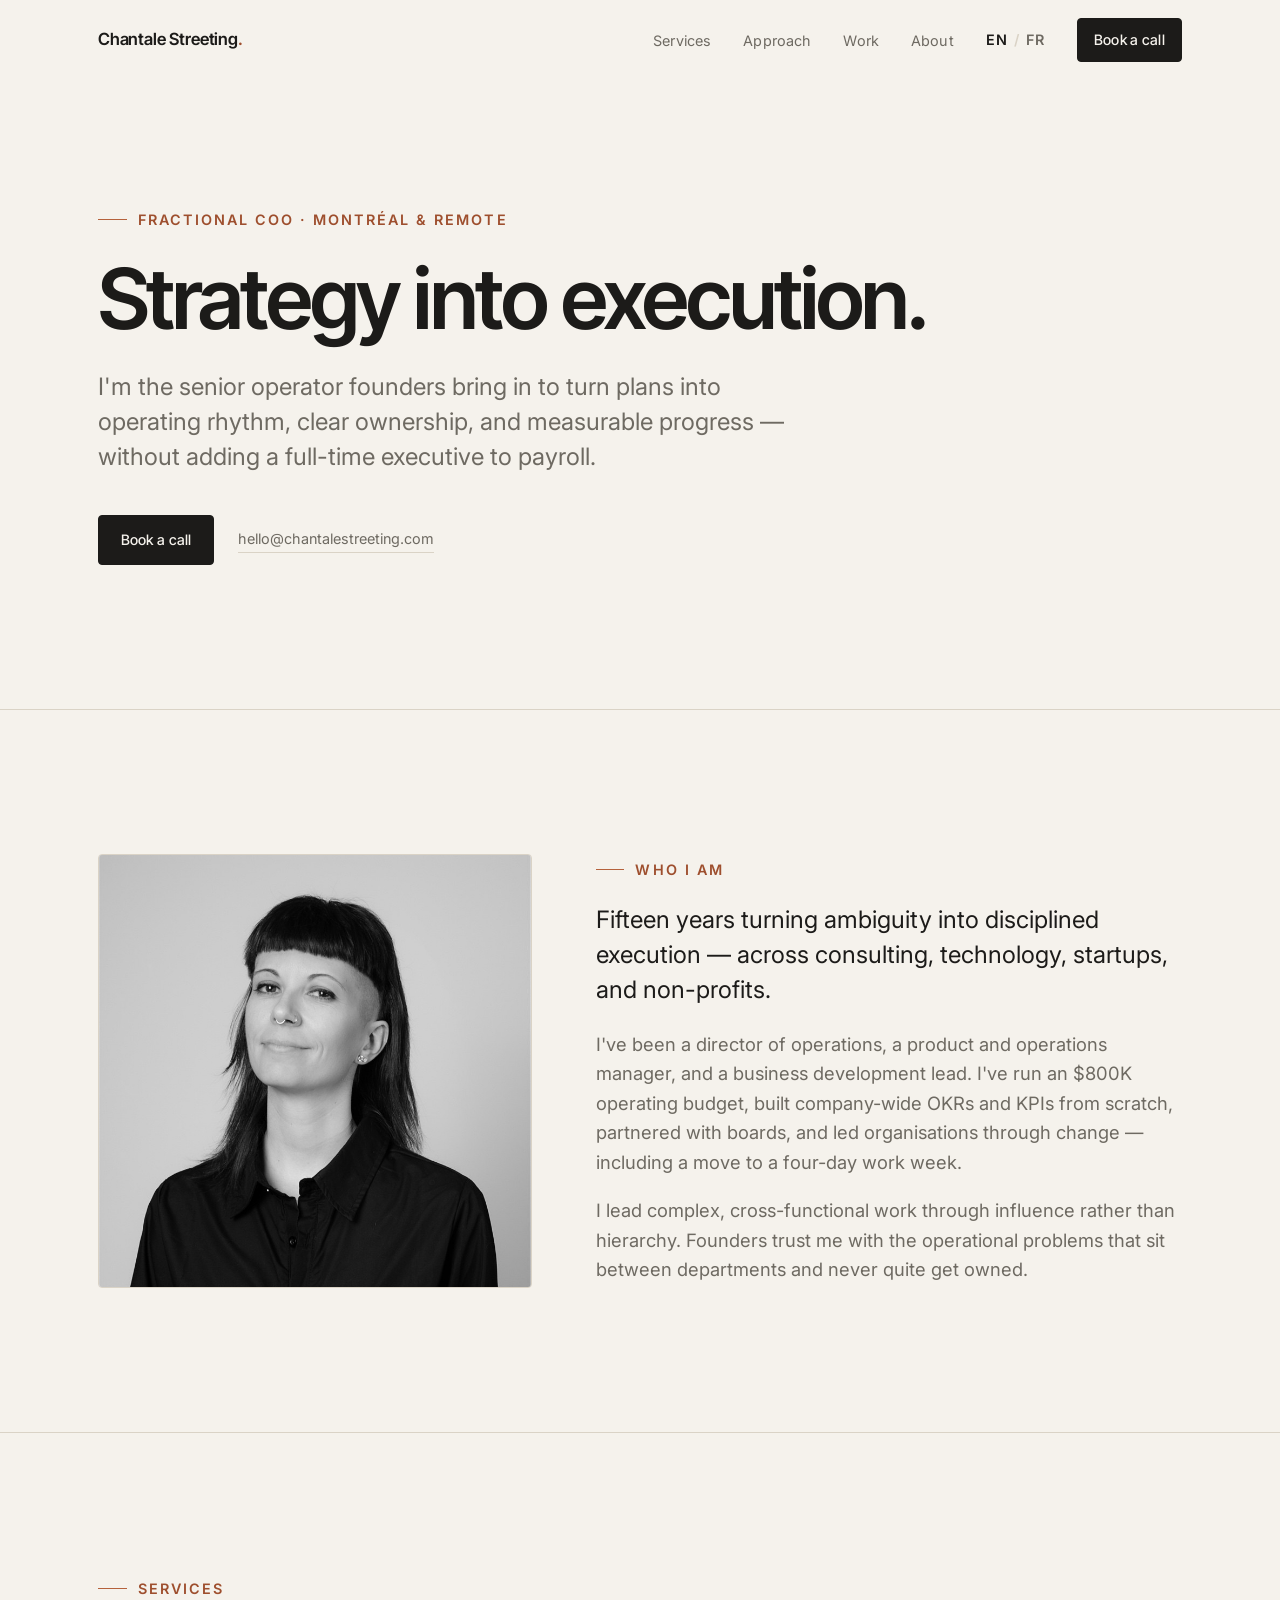
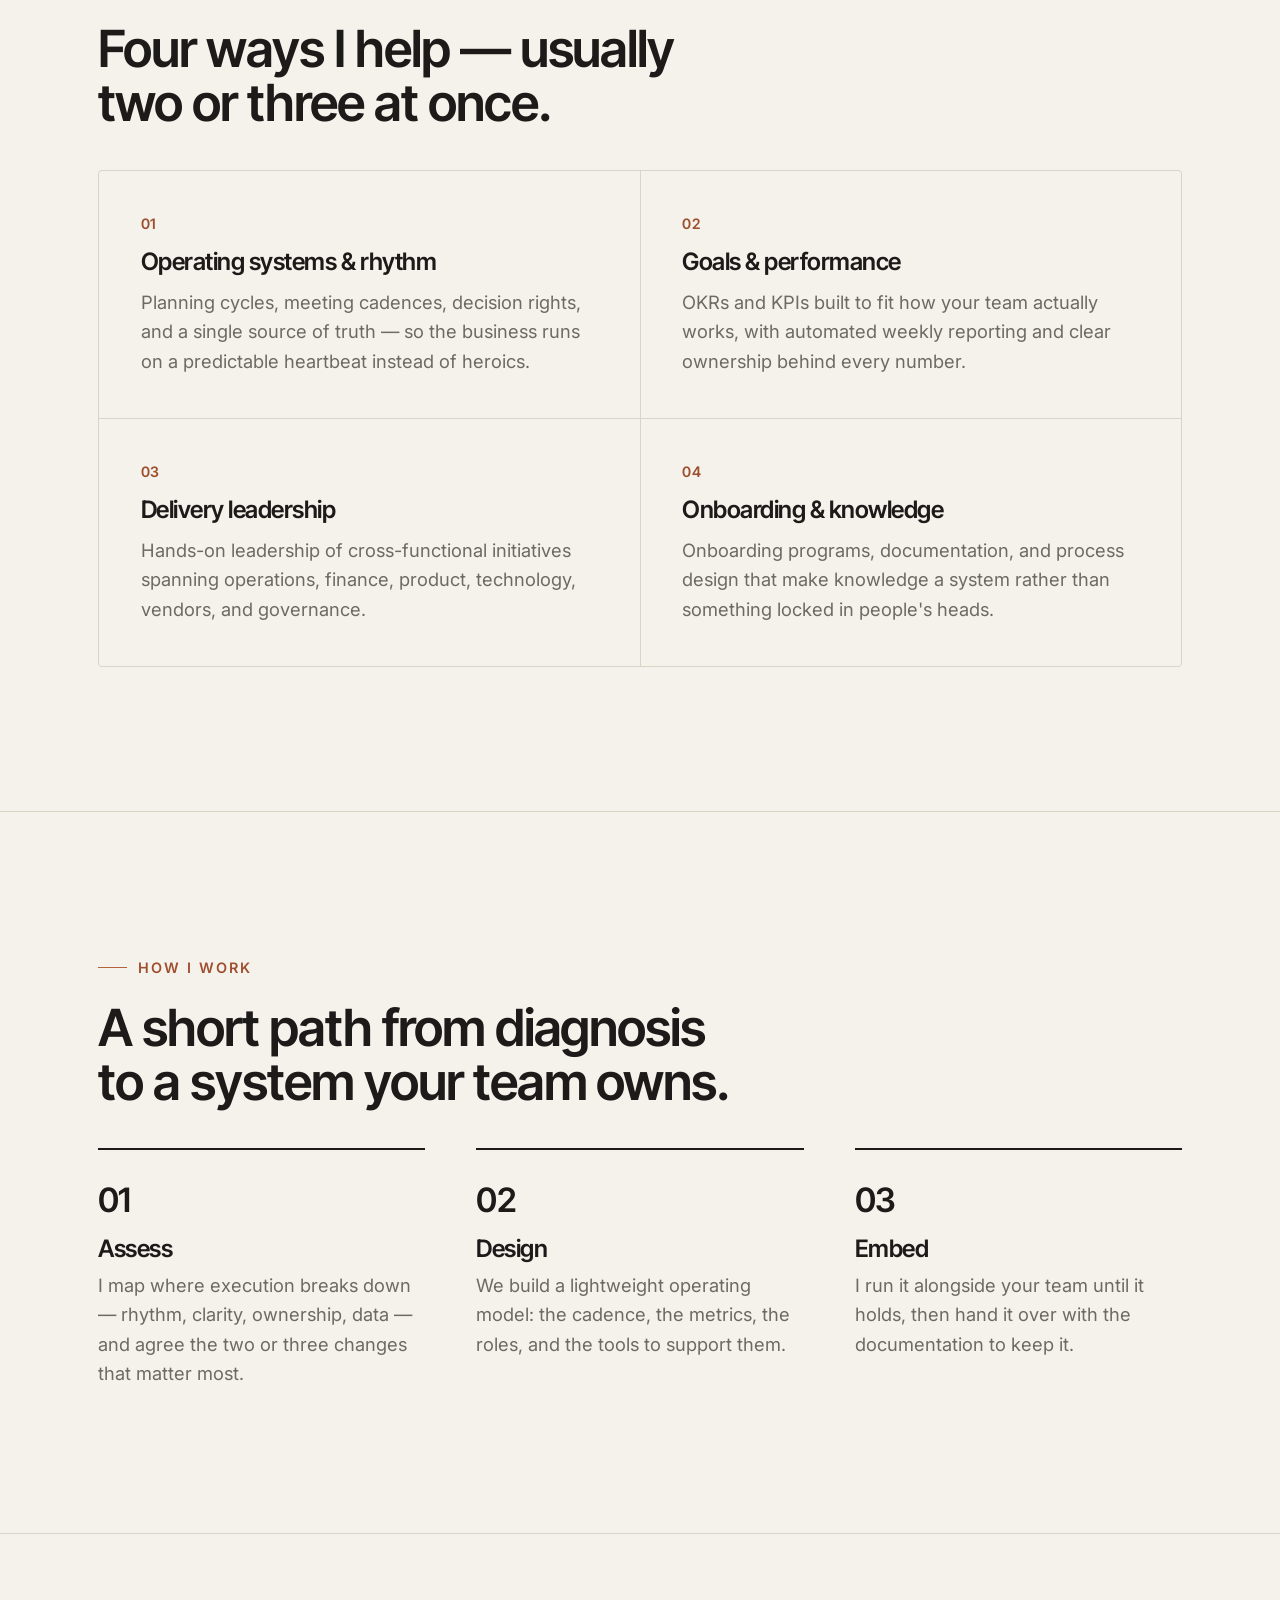
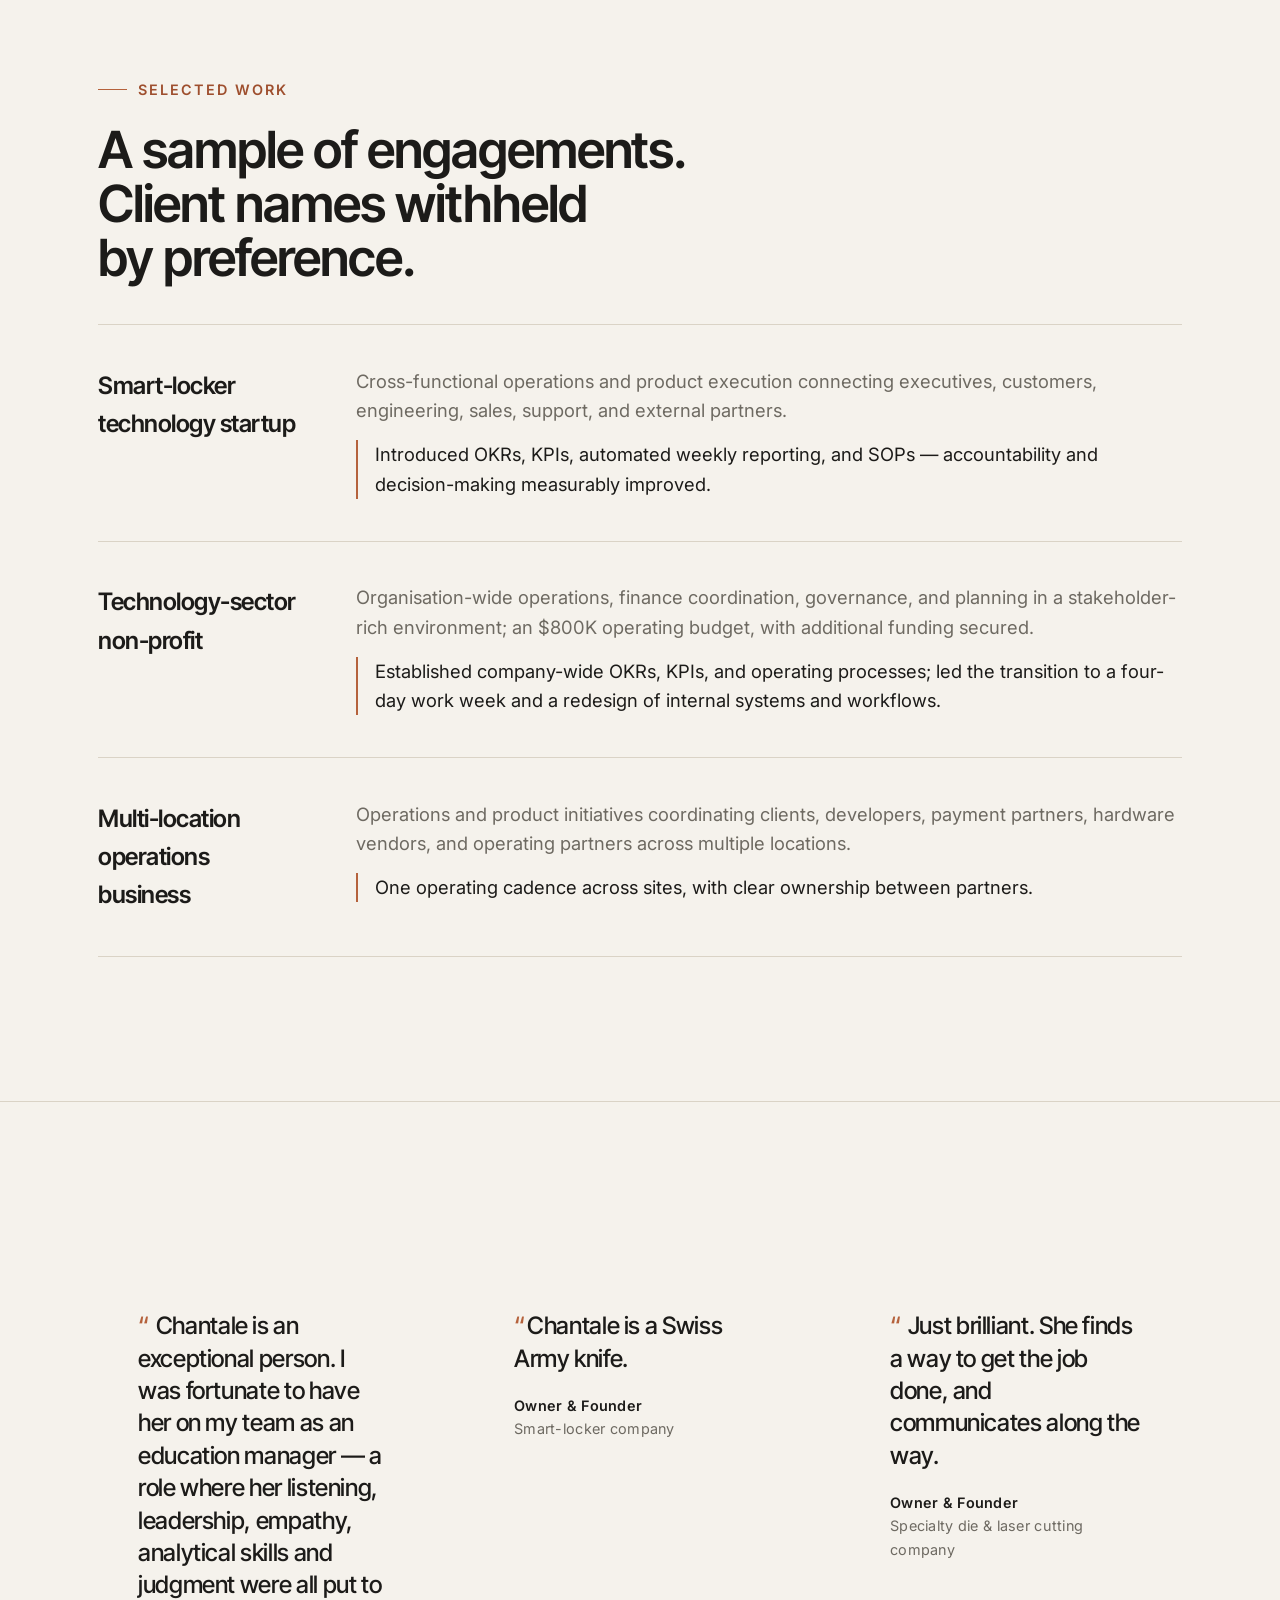
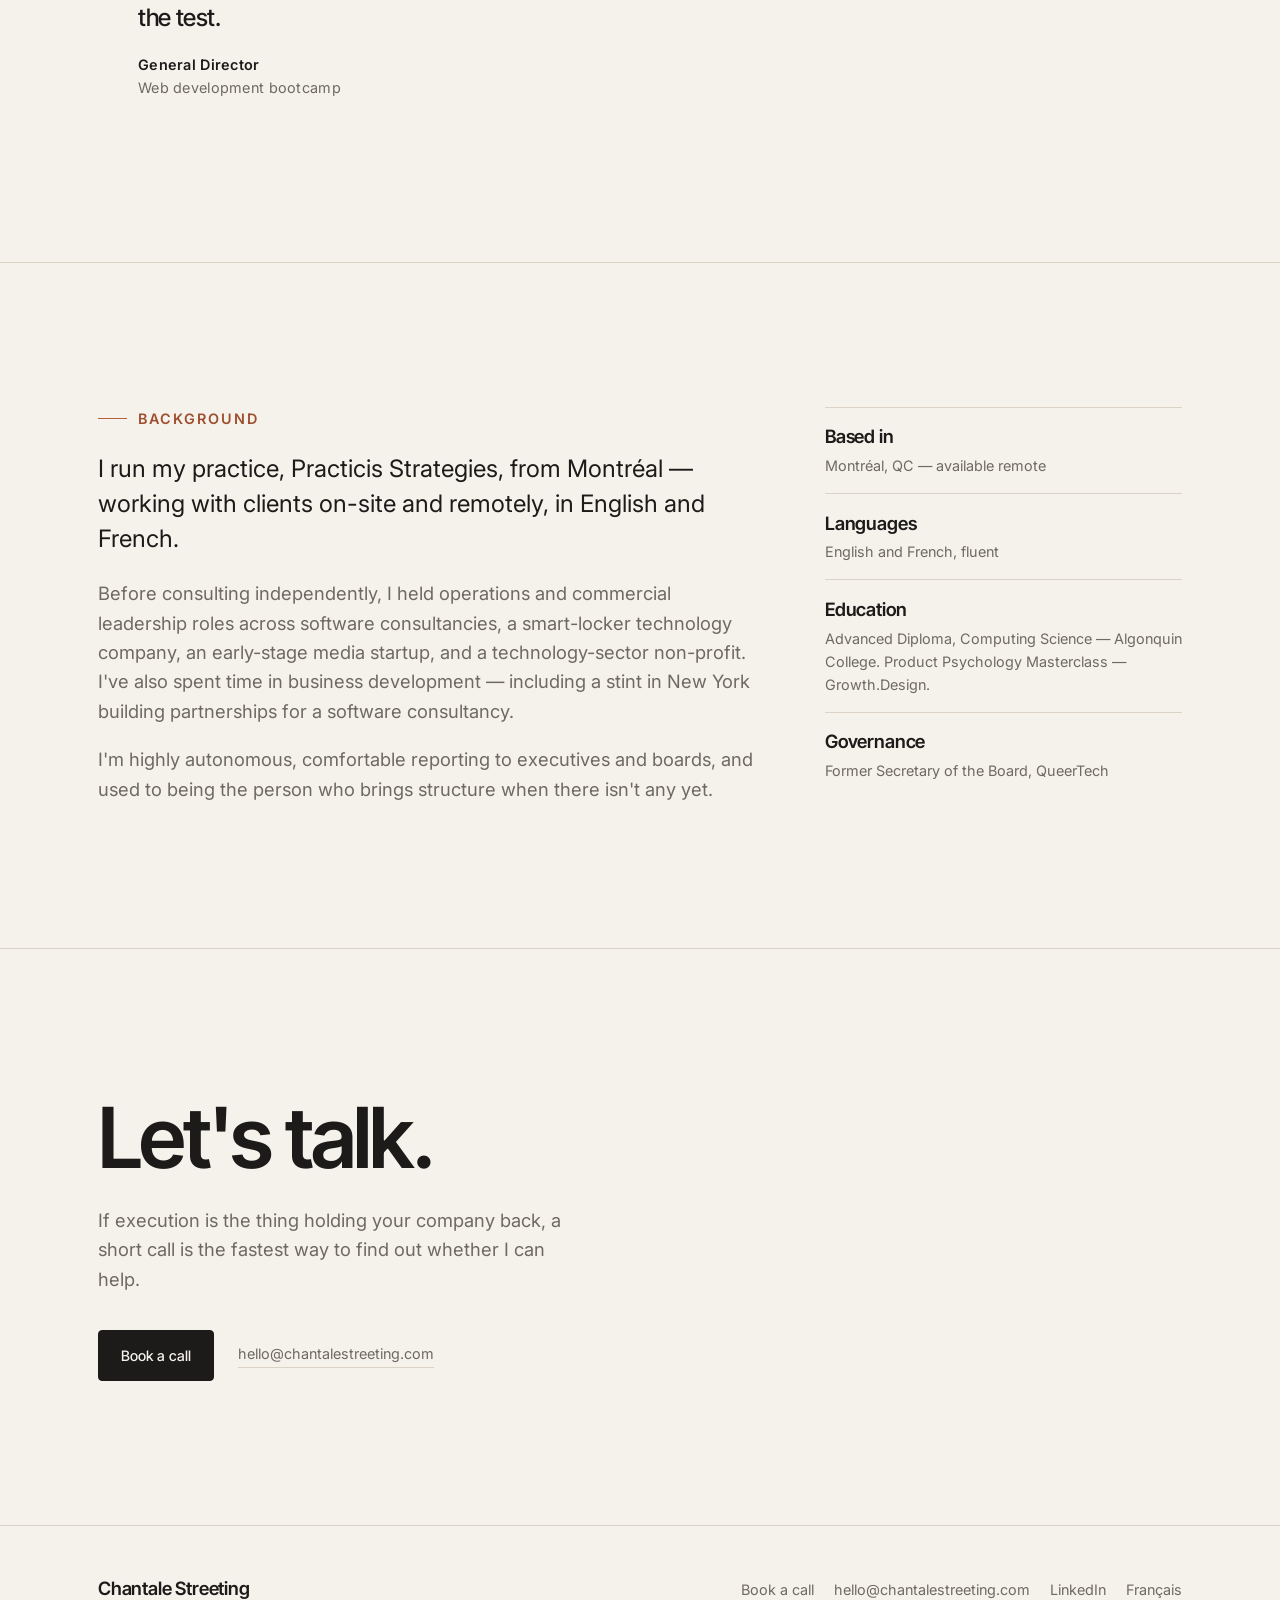
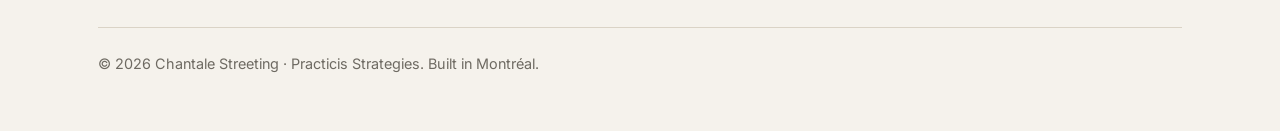
<file: index.html>
<!DOCTYPE html>
<html lang="en" class="no-js">
<head>
  <meta charset="utf-8" />
  <meta name="viewport" content="width=device-width, initial-scale=1" />
  <title>Chantale Streeting — Fractional COO &amp; Operations Leader</title>
  <meta name="description" content="Chantale Streeting is a fractional COO in Montréal. I help founder-led companies turn strategy into disciplined execution: operating rhythm, OKRs and KPIs, cross-functional delivery, onboarding and knowledge systems." />
  <link rel="canonical" href="https://chantalestreeting.com/" />
  <link rel="alternate" hreflang="en" href="https://chantalestreeting.com/" />
  <link rel="alternate" hreflang="fr" href="https://chantalestreeting.com/fr/" />
  <link rel="alternate" hreflang="x-default" href="https://chantalestreeting.com/" />

  <meta property="og:type" content="website" />
  <meta property="og:title" content="Chantale Streeting — Fractional COO &amp; Operations Leader" />
  <meta property="og:description" content="I help founder-led companies turn strategy into disciplined execution." />
  <meta property="og:url" content="https://chantalestreeting.com/" />
  <meta property="og:locale" content="en_CA" />
  <meta property="og:locale:alternate" content="fr_CA" />
  <meta name="twitter:card" content="summary" />

  <meta name="theme-color" content="#f5f2ec" />
  <link rel="icon" href="assets/favicon.svg" type="image/svg+xml" />

  <link rel="preconnect" href="https://fonts.googleapis.com" />
  <link rel="preconnect" href="https://fonts.gstatic.com" crossorigin />
  <link rel="stylesheet" href="https://fonts.googleapis.com/css2?family=Inter+Tight:wght@400;500;600;700&family=Inter:wght@400;500;600&display=swap" />
  <link rel="stylesheet" href="assets/style.css" />
</head>
<body>
  <a class="skip" href="#main">Skip to content</a>

  <header class="site-header">
    <div class="wrap">
      <a class="wordmark" href="/">Chantale Streeting<span>.</span></a>

      <nav class="nav" aria-label="Primary">
        <ul class="nav-links">
          <li><a href="#services">Services</a></li>
          <li><a href="#approach">Approach</a></li>
          <li><a href="#work">Work</a></li>
          <li><a href="#about">About</a></li>
        </ul>

        <span class="lang">
          <a href="/" aria-current="true" hreflang="en">EN</a>
          <span aria-hidden="true">/</span>
          <a href="fr/" hreflang="fr">FR</a>
        </span>

        <a class="btn btn--sm header-cta" href="https://zcal.co/chantale-streeting">Book a call</a>

        <button class="nav-toggle" type="button" aria-expanded="false" aria-controls="main" aria-label="Menu">
          <span></span>
        </button>
      </nav>
    </div>
  </header>

  <main id="main">

    <!-- Hero -->
    <section class="hero">
      <div class="wrap">
        <p class="eyebrow reveal">Fractional COO &middot; Montréal &amp; Remote</p>
        <h1 class="reveal">Strategy into execution.</h1>
        <p class="lead reveal">
          I'm the senior operator founders bring in to turn plans into operating
          rhythm, clear ownership, and measurable progress — without adding a
          full-time executive to payroll.
        </p>
        <div class="hero-actions reveal">
          <a class="btn" href="https://zcal.co/chantale-streeting">Book a call</a>
          <a class="plain" href="mailto:hello@chantalestreeting.com">hello@chantalestreeting.com</a>
        </div>
      </div>
    </section>

    <!-- Intro / positioning -->
    <section class="section" id="who">
      <div class="wrap">
        <div class="intro-grid">
          <div class="portrait reveal">
            <img src="assets/chantale-streeting.jpg" alt="Chantale Streeting" width="800" height="800" />
            <div class="fallback" aria-hidden="true">
              <strong>CS</strong>
              <span>Chantale Streeting</span>
            </div>
          </div>
          <div class="intro-body reveal">
            <p class="eyebrow">Who I am</p>
            <p class="lead">
              Fifteen years turning ambiguity into disciplined execution — across
              consulting, technology, startups, and non-profits.
            </p>
            <p class="muted">
              I've been a director of operations, a product and operations
              manager, and a business development lead. I've run an $800K
              operating budget, built company-wide OKRs and KPIs from scratch,
              partnered with boards, and led organisations through change —
              including a move to a four-day work week.
            </p>
            <p class="muted">
              I lead complex, cross-functional work through influence rather than
              hierarchy. Founders trust me with the operational problems that sit
              between departments and never quite get owned.
            </p>
          </div>
        </div>
      </div>
    </section>

    <!-- Services -->
    <section class="section" id="services">
      <div class="wrap">
        <p class="eyebrow reveal">Services</p>
        <h2 class="section-title reveal">Four ways I help — usually two or three at once.</h2>
        <div class="cards reveal">
          <article class="card">
            <span class="num">01</span>
            <h3>Operating systems &amp; rhythm</h3>
            <p>
              Planning cycles, meeting cadences, decision rights, and a single
              source of truth — so the business runs on a predictable heartbeat
              instead of heroics.
            </p>
          </article>
          <article class="card">
            <span class="num">02</span>
            <h3>Goals &amp; performance</h3>
            <p>
              OKRs and KPIs built to fit how your team actually works, with
              automated weekly reporting and clear ownership behind every number.
            </p>
          </article>
          <article class="card">
            <span class="num">03</span>
            <h3>Delivery leadership</h3>
            <p>
              Hands-on leadership of cross-functional initiatives spanning
              operations, finance, product, technology, vendors, and governance.
            </p>
          </article>
          <article class="card">
            <span class="num">04</span>
            <h3>Onboarding &amp; knowledge</h3>
            <p>
              Onboarding programs, documentation, and process design that make
              knowledge a system rather than something locked in people's heads.
            </p>
          </article>
        </div>
      </div>
    </section>

    <!-- Approach -->
    <section class="section" id="approach">
      <div class="wrap">
        <p class="eyebrow reveal">How I work</p>
        <h2 class="section-title reveal">A short path from diagnosis to a system your team owns.</h2>
        <div class="steps reveal">
          <div class="step">
            <span class="k">01</span>
            <h3>Assess</h3>
            <p>
              I map where execution breaks down — rhythm, clarity, ownership,
              data — and agree the two or three changes that matter most.
            </p>
          </div>
          <div class="step">
            <span class="k">02</span>
            <h3>Design</h3>
            <p>
              We build a lightweight operating model: the cadence, the metrics,
              the roles, and the tools to support them.
            </p>
          </div>
          <div class="step">
            <span class="k">03</span>
            <h3>Embed</h3>
            <p>
              I run it alongside your team until it holds, then hand it over with
              the documentation to keep it.
            </p>
          </div>
        </div>
      </div>
    </section>

    <!-- Selected work -->
    <section class="section" id="work">
      <div class="wrap">
        <p class="eyebrow reveal">Selected work</p>
        <h2 class="section-title reveal">A sample of engagements. Client names withheld by preference.</h2>
        <div class="work-list reveal">
          <article class="work-item">
            <div class="sector">Smart-locker technology startup</div>
            <div class="detail">
              <p>
                Cross-functional operations and product execution connecting
                executives, customers, engineering, sales, support, and external
                partners.
              </p>
              <p class="result">
                Introduced OKRs, KPIs, automated weekly reporting, and SOPs —
                accountability and decision-making measurably improved.
              </p>
            </div>
          </article>
          <article class="work-item">
            <div class="sector">Technology-sector non-profit</div>
            <div class="detail">
              <p>
                Organisation-wide operations, finance coordination, governance,
                and planning in a stakeholder-rich environment; an $800K
                operating budget, with additional funding secured.
              </p>
              <p class="result">
                Established company-wide OKRs, KPIs, and operating processes; led
                the transition to a four-day work week and a redesign of internal
                systems and workflows.
              </p>
            </div>
          </article>
          <article class="work-item">
            <div class="sector">Multi-location operations business</div>
            <div class="detail">
              <p>
                Operations and product initiatives coordinating clients,
                developers, payment partners, hardware vendors, and operating
                partners across multiple locations.
              </p>
              <p class="result">
                One operating cadence across sites, with clear ownership between
                partners.
              </p>
            </div>
          </article>
        </div>
      </div>
    </section>

    <!-- Testimonials -->
    <section class="section" id="testimonials">
      <div class="wrap">
        <p class="eyebrow reveal">What clients say</p>
        <div class="quotes reveal">
          <figure class="quote">
            <blockquote>
              Chantale is an exceptional person. I was fortunate to have her on my
              team as an education manager — a role where her listening,
              leadership, empathy, analytical skills and judgment were all put to
              the test.
            </blockquote>
            <figcaption>
              <strong>General Director</strong>
              Web development bootcamp
            </figcaption>
          </figure>
          <figure class="quote">
            <blockquote>Chantale is a Swiss Army knife.</blockquote>
            <figcaption>
              <strong>Owner &amp; Founder</strong>
              Smart-locker company
            </figcaption>
          </figure>
          <figure class="quote">
            <blockquote>
              Just brilliant. She finds a way to get the job done, and
              communicates along the way.
            </blockquote>
            <figcaption>
              <strong>Owner &amp; Founder</strong>
              Specialty die &amp; laser cutting company
            </figcaption>
          </figure>
        </div>
      </div>
    </section>

    <!-- About -->
    <section class="section" id="about">
      <div class="wrap">
        <div class="about-grid">
          <div class="about-body reveal">
            <p class="eyebrow">Background</p>
            <p class="lead">
              I run my practice, Practicis Strategies, from Montréal — working
              with clients on-site and remotely, in English and French.
            </p>
            <p class="muted">
              Before consulting independently, I held operations and commercial
              leadership roles across software consultancies, a smart-locker
              technology company, an early-stage media startup, and a
              technology-sector non-profit. I've also spent time in business
              development — including a stint in New York building partnerships
              for a software consultancy.
            </p>
            <p class="muted">
              I'm highly autonomous, comfortable reporting to executives and
              boards, and used to being the person who brings structure when
              there isn't any yet.
            </p>
          </div>
          <ul class="facts reveal">
            <li>
              <strong>Based in</strong>
              Montréal, QC — available remote
            </li>
            <li>
              <strong>Languages</strong>
              English and French, fluent
            </li>
            <li>
              <strong>Education</strong>
              Advanced Diploma, Computing Science — Algonquin College. Product
              Psychology Masterclass — Growth.Design.
            </li>
            <li>
              <strong>Governance</strong>
              Former Secretary of the Board, QueerTech
            </li>
          </ul>
        </div>
      </div>
    </section>

    <!-- Closing CTA -->
    <section class="section cta" id="contact">
      <div class="wrap">
        <h2 class="reveal">Let's talk.</h2>
        <p class="reveal">
          If execution is the thing holding your company back, a short call is
          the fastest way to find out whether I can help.
        </p>
        <div class="hero-actions reveal">
          <a class="btn" href="https://zcal.co/chantale-streeting">Book a call</a>
          <a class="plain" href="mailto:hello@chantalestreeting.com">hello@chantalestreeting.com</a>
        </div>
      </div>
    </section>
  </main>

  <footer class="site-footer">
    <div class="wrap">
      <span class="f-name">Chantale Streeting</span>
      <nav aria-label="Footer">
        <a href="https://zcal.co/chantale-streeting">Book a call</a>
        <a href="mailto:hello@chantalestreeting.com">hello@chantalestreeting.com</a>
        <a href="https://www.linkedin.com/in/chantalestreeting" rel="me">LinkedIn</a>
        <a href="fr/" hreflang="fr">Français</a>
      </nav>
      <p class="meta">
        &copy; <span data-year>2026</span> Chantale Streeting &middot; Practicis
        Strategies. Built in Montréal.
      </p>
    </div>
  </footer>

  <script src="assets/main.js" defer></script>
</body>
</html>
</file>
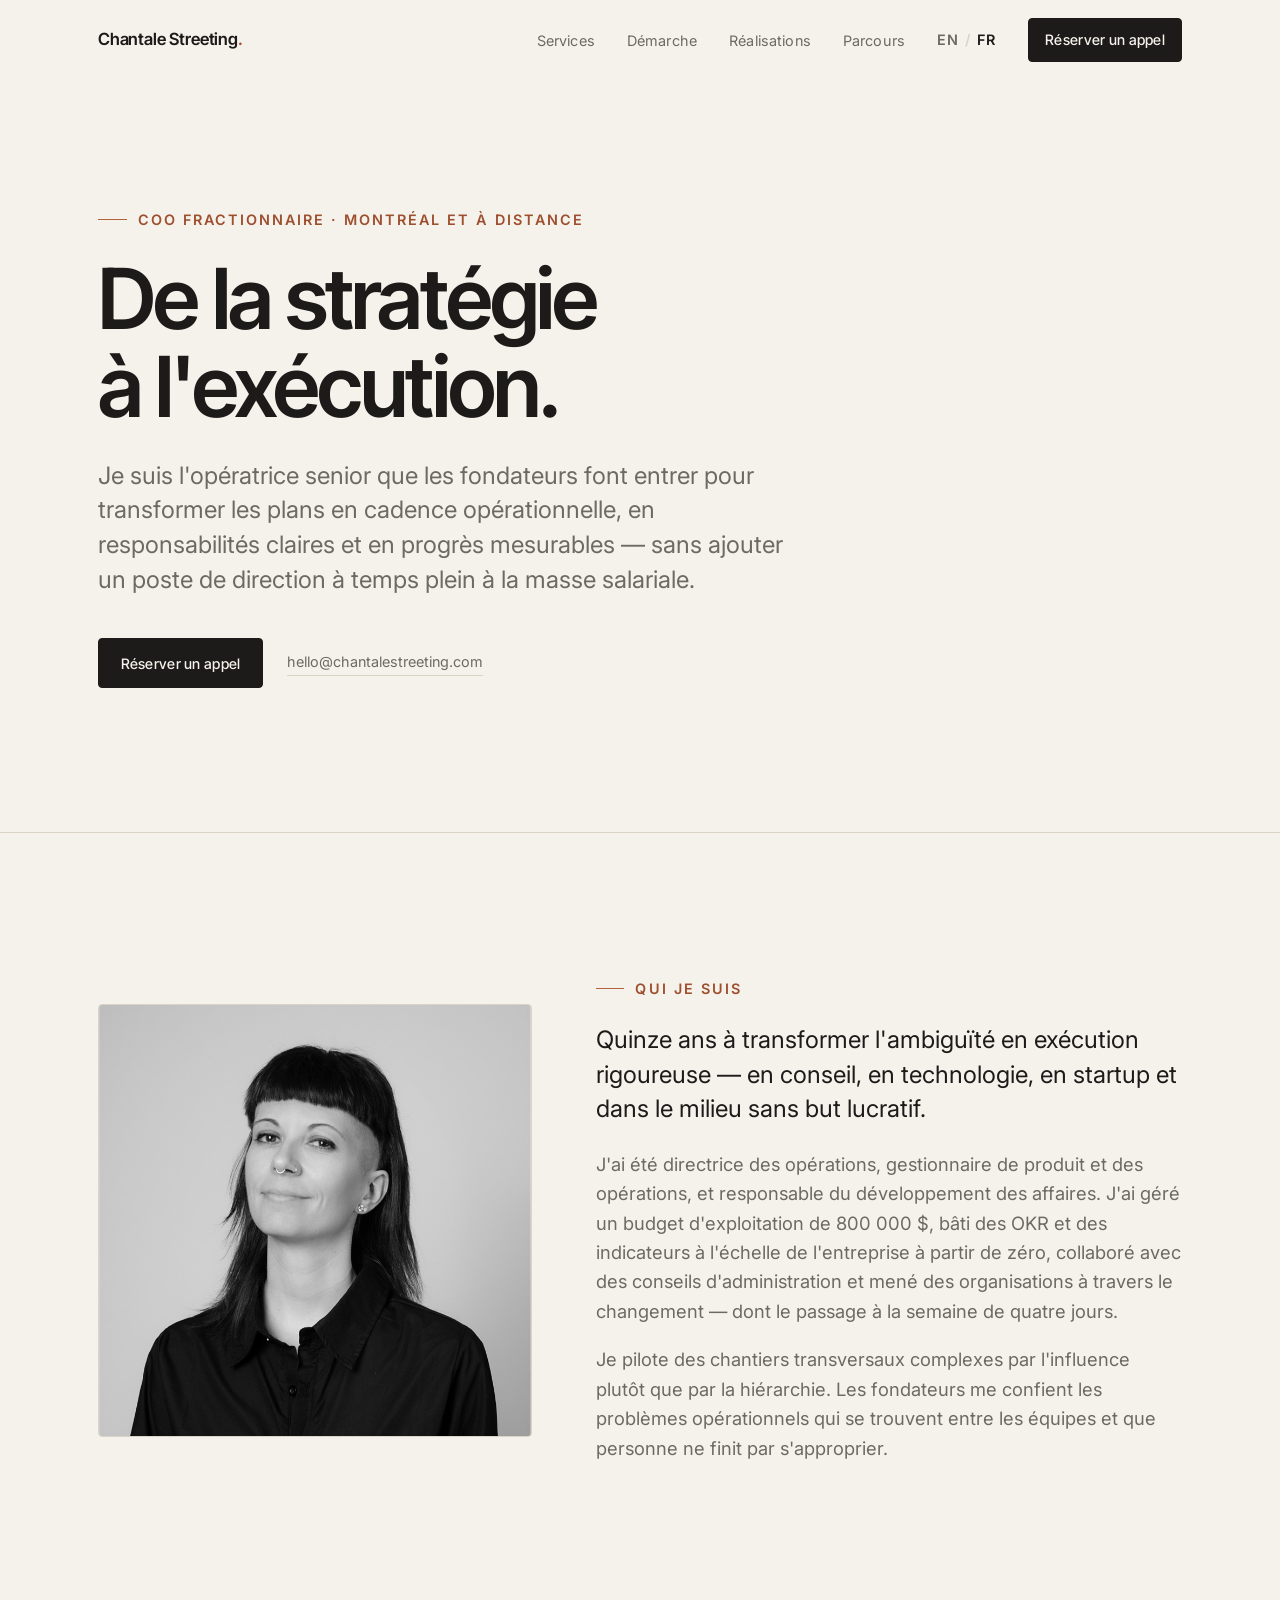
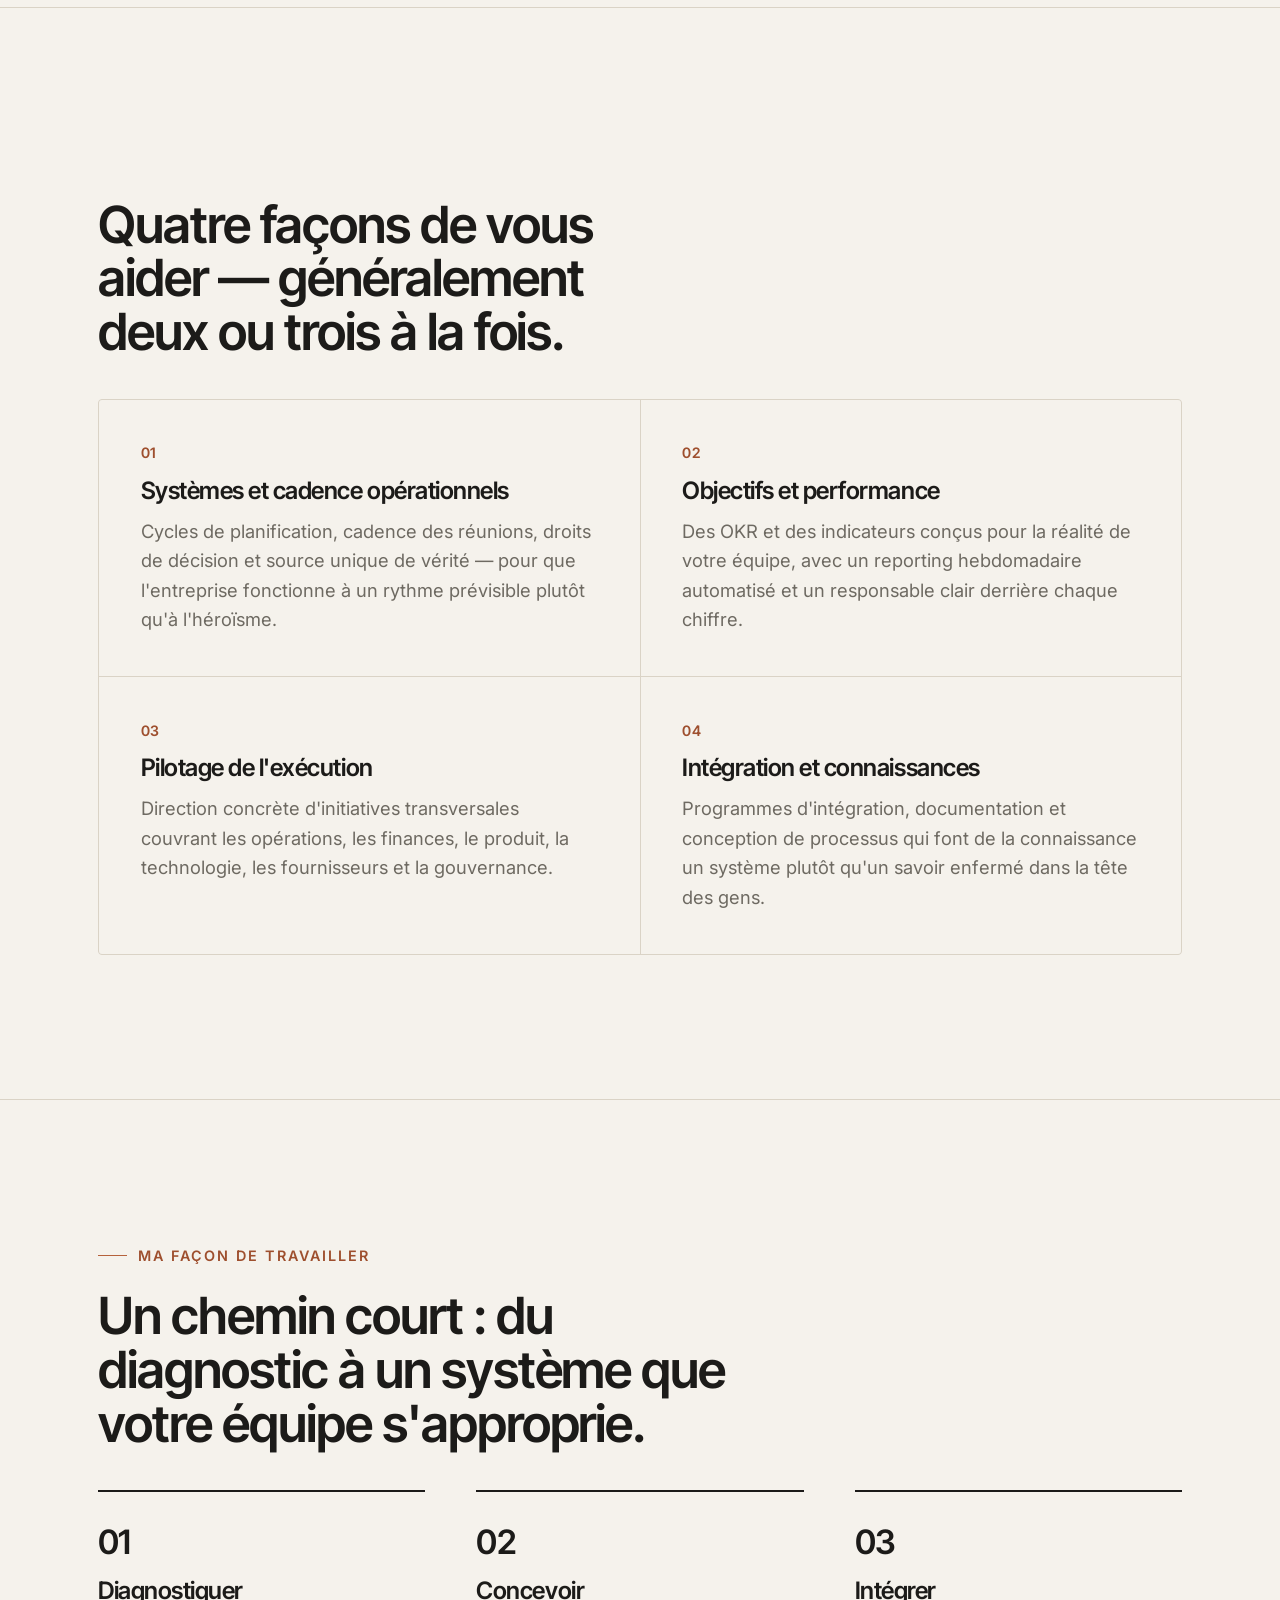
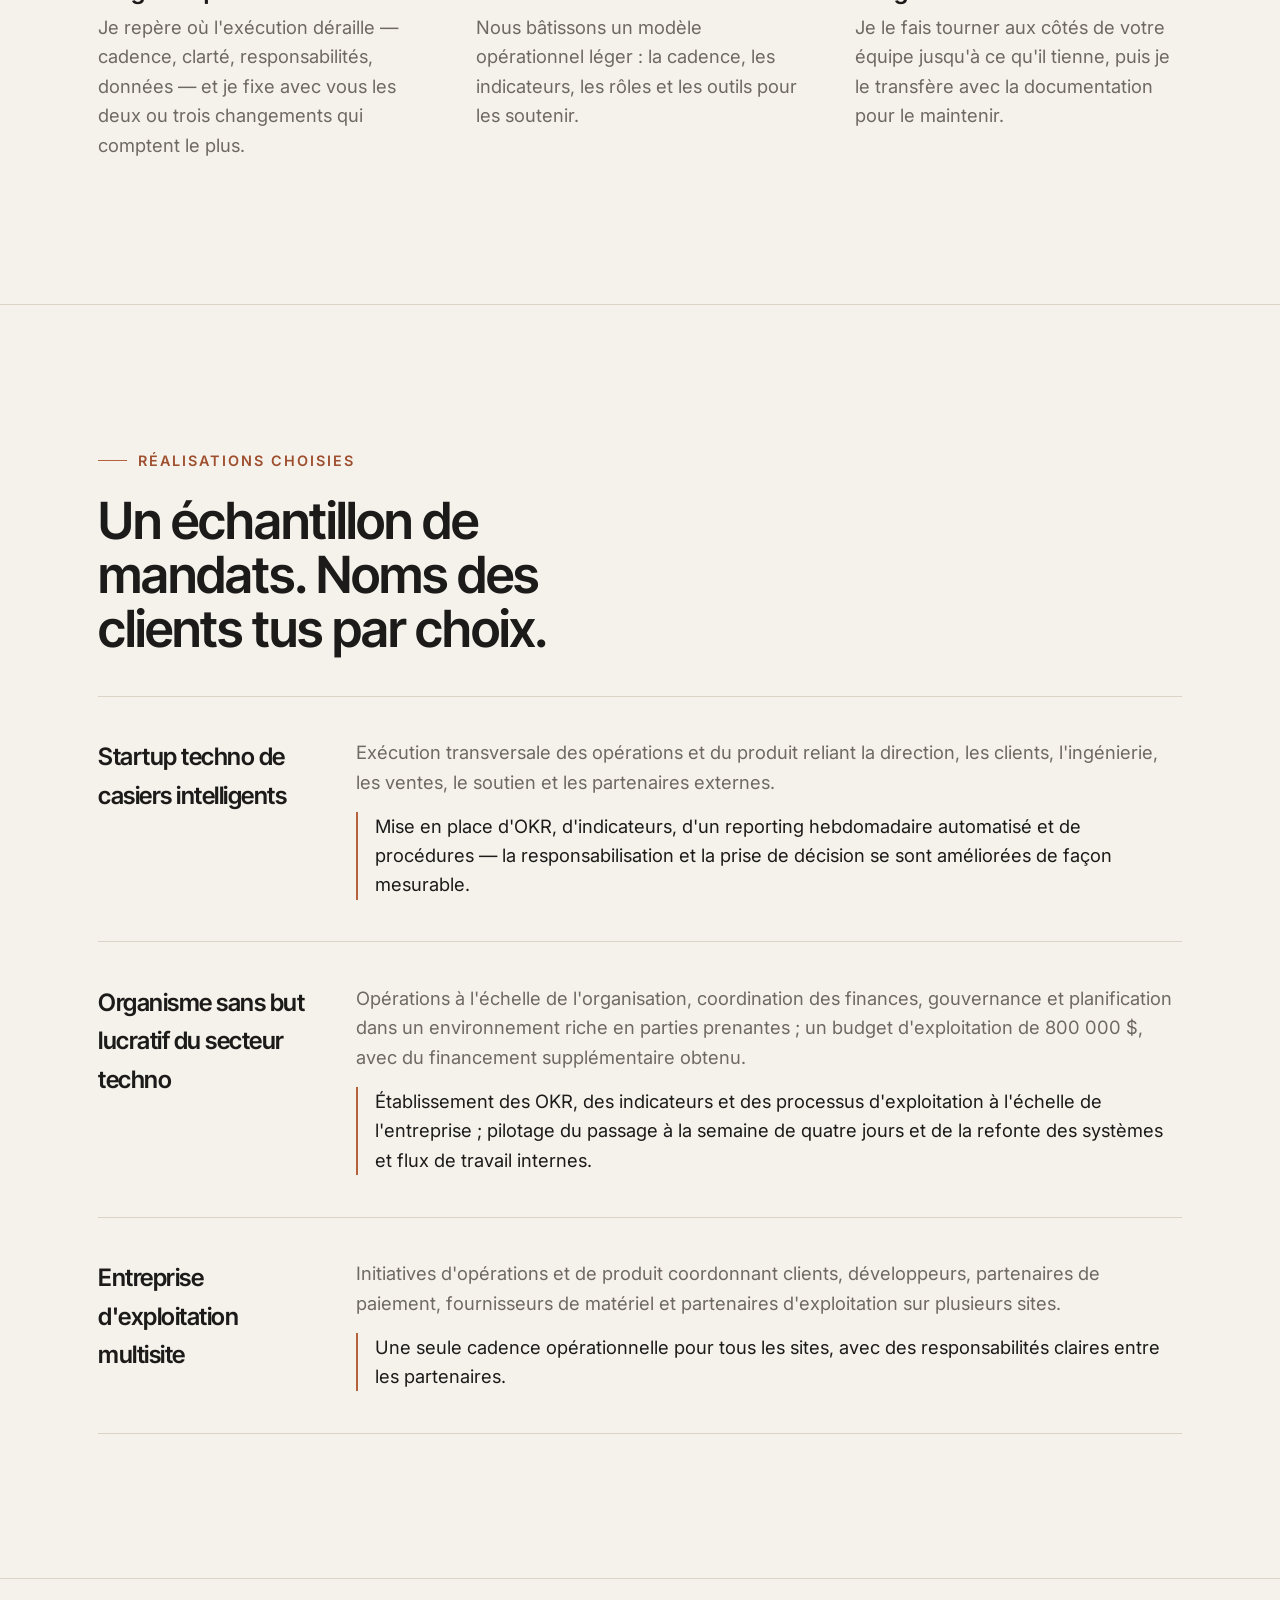
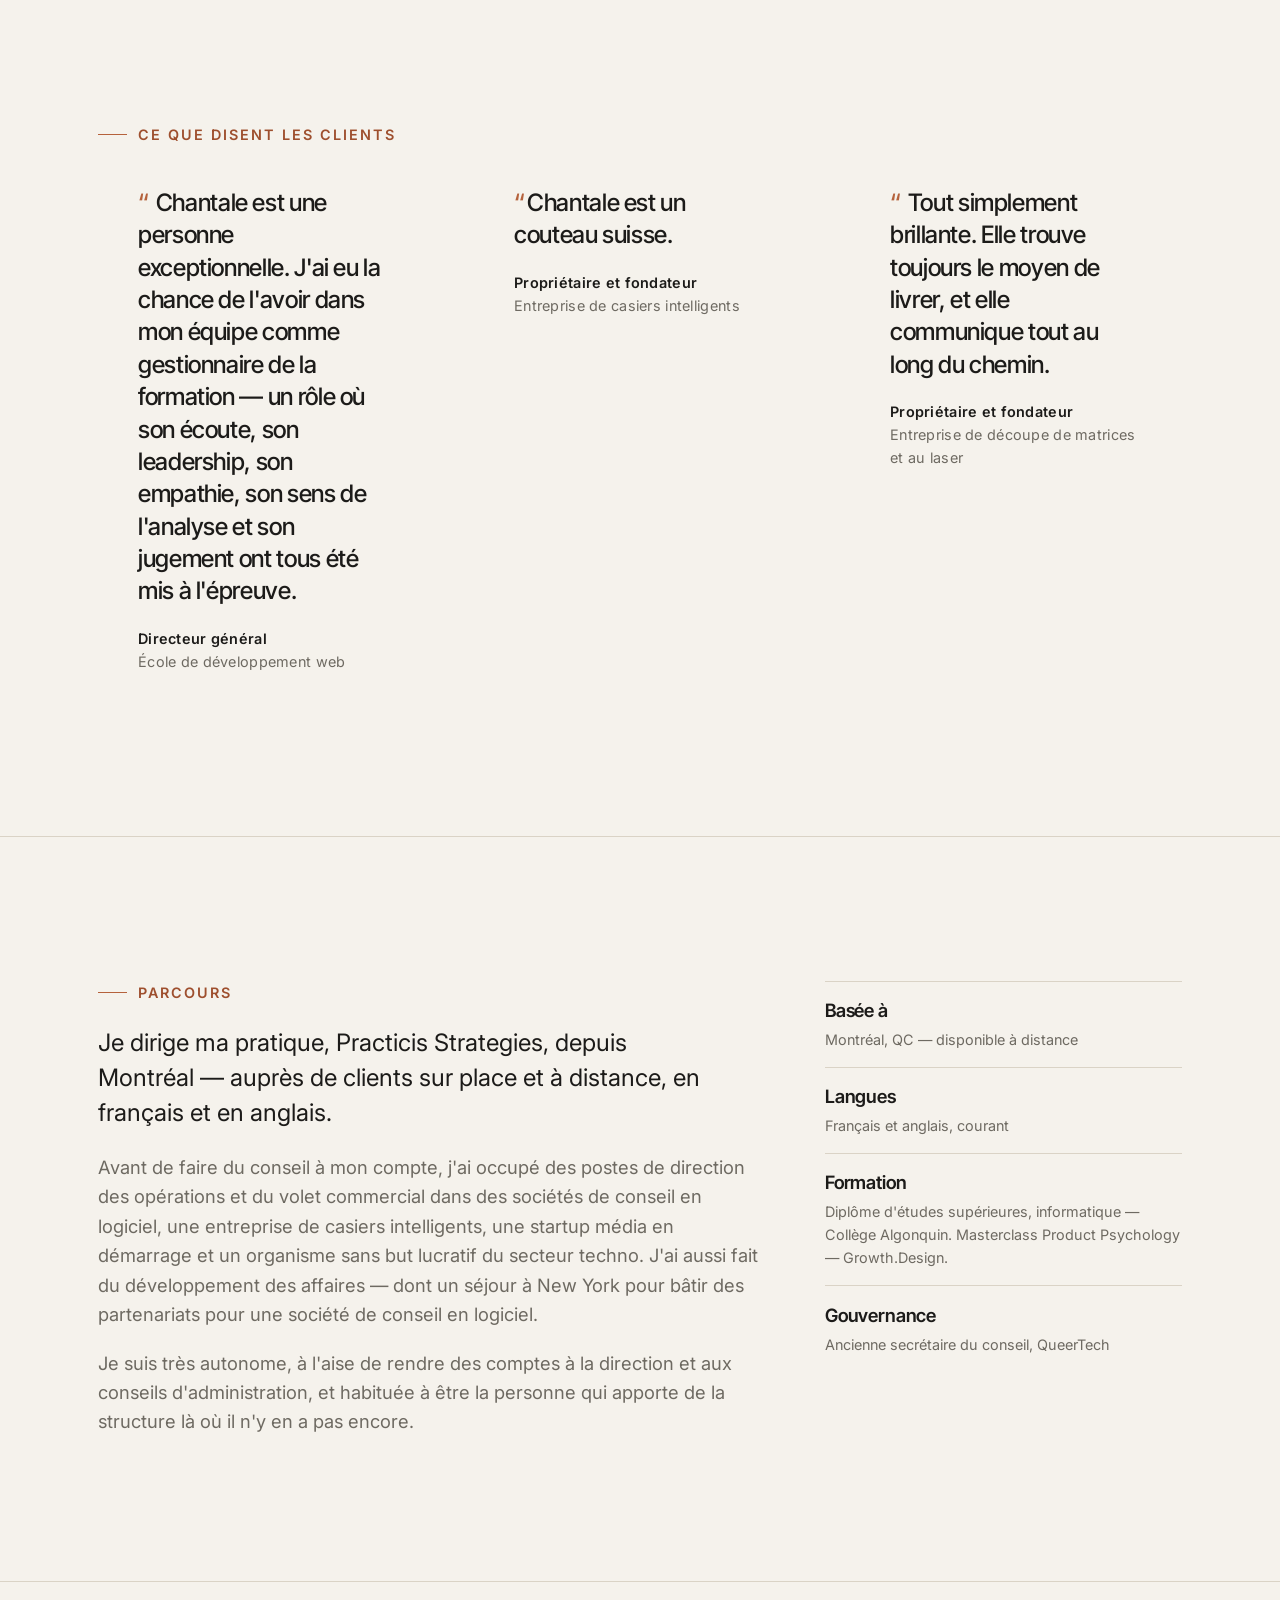
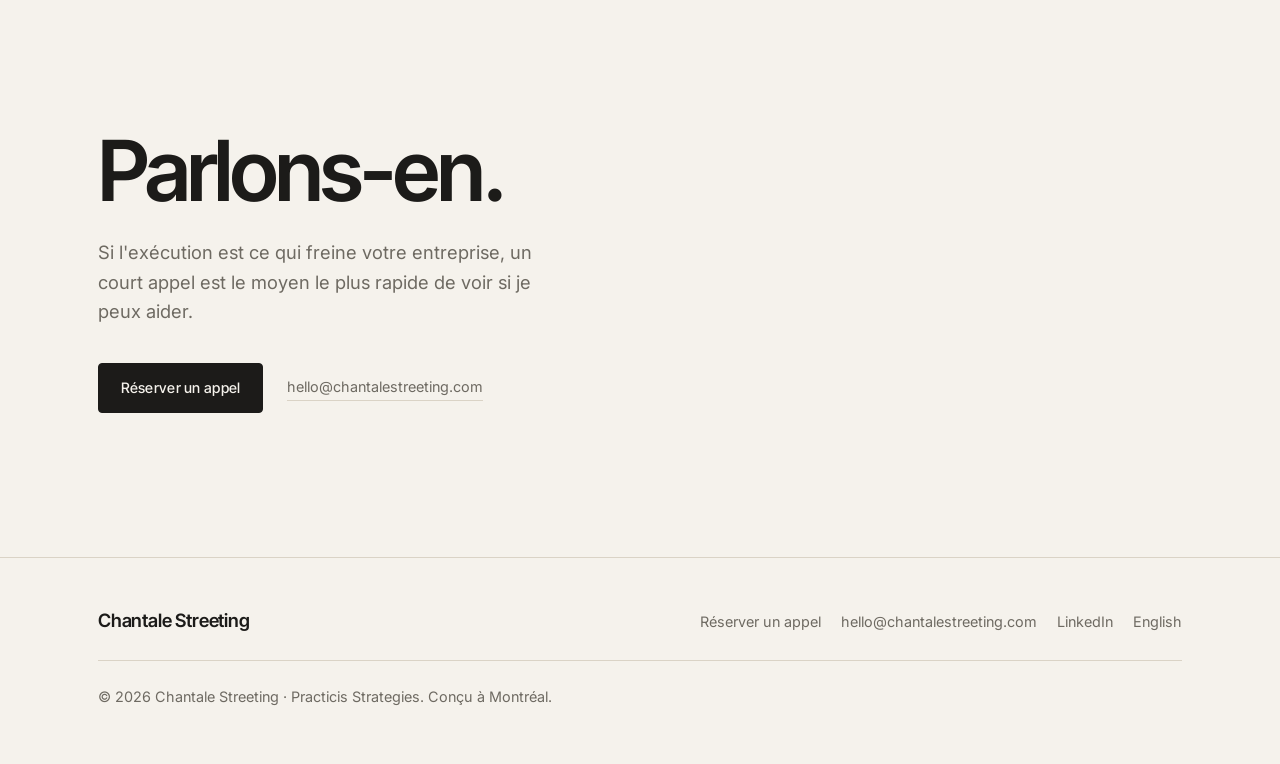
<file: fr/index.html>
<!DOCTYPE html>
<html lang="fr" class="no-js">
<head>
  <meta charset="utf-8" />
  <meta name="viewport" content="width=device-width, initial-scale=1" />
  <title>Chantale Streeting — COO fractionnaire et direction des opérations</title>
  <meta name="description" content="Chantale Streeting est COO fractionnaire à Montréal. J'aide les entreprises dirigées par leurs fondateurs à transformer la stratégie en exécution rigoureuse : cadence opérationnelle, OKR et indicateurs, pilotage transversal, intégration et gestion des connaissances." />
  <link rel="canonical" href="https://chantalestreeting.com/fr/" />
  <link rel="alternate" hreflang="en" href="https://chantalestreeting.com/" />
  <link rel="alternate" hreflang="fr" href="https://chantalestreeting.com/fr/" />
  <link rel="alternate" hreflang="x-default" href="https://chantalestreeting.com/" />

  <meta property="og:type" content="website" />
  <meta property="og:title" content="Chantale Streeting — COO fractionnaire et direction des opérations" />
  <meta property="og:description" content="J'aide les entreprises dirigées par leurs fondateurs à transformer la stratégie en exécution rigoureuse." />
  <meta property="og:url" content="https://chantalestreeting.com/fr/" />
  <meta property="og:locale" content="fr_CA" />
  <meta property="og:locale:alternate" content="en_CA" />
  <meta name="twitter:card" content="summary" />

  <meta name="theme-color" content="#f5f2ec" />
  <link rel="icon" href="../assets/favicon.svg" type="image/svg+xml" />

  <link rel="preconnect" href="https://fonts.googleapis.com" />
  <link rel="preconnect" href="https://fonts.gstatic.com" crossorigin />
  <link rel="stylesheet" href="https://fonts.googleapis.com/css2?family=Inter+Tight:wght@400;500;600;700&family=Inter:wght@400;500;600&display=swap" />
  <link rel="stylesheet" href="../assets/style.css" />
</head>
<body>
  <a class="skip" href="#main">Aller au contenu</a>

  <header class="site-header">
    <div class="wrap">
      <a class="wordmark" href="./">Chantale Streeting<span>.</span></a>

      <nav class="nav" aria-label="Principale">
        <ul class="nav-links">
          <li><a href="#services">Services</a></li>
          <li><a href="#approach">Démarche</a></li>
          <li><a href="#work">Réalisations</a></li>
          <li><a href="#about">Parcours</a></li>
        </ul>

        <span class="lang">
          <a href="../" hreflang="en">EN</a>
          <span aria-hidden="true">/</span>
          <a href="./" aria-current="true" hreflang="fr">FR</a>
        </span>

        <a class="btn btn--sm header-cta" href="https://zcal.co/chantale-streeting">Réserver un appel</a>

        <button class="nav-toggle" type="button" aria-expanded="false" aria-controls="main" aria-label="Menu">
          <span></span>
        </button>
      </nav>
    </div>
  </header>

  <main id="main">

    <!-- Hero -->
    <section class="hero">
      <div class="wrap">
        <p class="eyebrow reveal">COO fractionnaire &middot; Montréal et à distance</p>
        <h1 class="reveal">De la stratégie à l'exécution.</h1>
        <p class="lead reveal">
          Je suis l'opératrice senior que les fondateurs font entrer pour
          transformer les plans en cadence opérationnelle, en responsabilités
          claires et en progrès mesurables — sans ajouter un poste de direction à
          temps plein à la masse salariale.
        </p>
        <div class="hero-actions reveal">
          <a class="btn" href="https://zcal.co/chantale-streeting">Réserver un appel</a>
          <a class="plain" href="mailto:hello@chantalestreeting.com">hello@chantalestreeting.com</a>
        </div>
      </div>
    </section>

    <!-- Intro / positionnement -->
    <section class="section" id="who">
      <div class="wrap">
        <div class="intro-grid">
          <div class="portrait reveal">
            <img src="../assets/chantale-streeting.jpg" alt="Chantale Streeting" width="800" height="800" />
            <div class="fallback" aria-hidden="true">
              <strong>CS</strong>
              <span>Chantale Streeting</span>
            </div>
          </div>
          <div class="intro-body reveal">
            <p class="eyebrow">Qui je suis</p>
            <p class="lead">
              Quinze ans à transformer l'ambiguïté en exécution rigoureuse — en
              conseil, en technologie, en startup et dans le milieu sans but
              lucratif.
            </p>
            <p class="muted">
              J'ai été directrice des opérations, gestionnaire de produit et des
              opérations, et responsable du développement des affaires. J'ai géré
              un budget d'exploitation de 800 000 $, bâti des OKR et des
              indicateurs à l'échelle de l'entreprise à partir de zéro, collaboré
              avec des conseils d'administration et mené des organisations à
              travers le changement — dont le passage à la semaine de quatre
              jours.
            </p>
            <p class="muted">
              Je pilote des chantiers transversaux complexes par l'influence
              plutôt que par la hiérarchie. Les fondateurs me confient les
              problèmes opérationnels qui se trouvent entre les équipes et que
              personne ne finit par s'approprier.
            </p>
          </div>
        </div>
      </div>
    </section>

    <!-- Services -->
    <section class="section" id="services">
      <div class="wrap">
        <p class="eyebrow reveal">Services</p>
        <h2 class="section-title reveal">Quatre façons de vous aider — généralement deux ou trois à la fois.</h2>
        <div class="cards reveal">
          <article class="card">
            <span class="num">01</span>
            <h3>Systèmes et cadence opérationnels</h3>
            <p>
              Cycles de planification, cadence des réunions, droits de décision
              et source unique de vérité — pour que l'entreprise fonctionne à un
              rythme prévisible plutôt qu'à l'héroïsme.
            </p>
          </article>
          <article class="card">
            <span class="num">02</span>
            <h3>Objectifs et performance</h3>
            <p>
              Des OKR et des indicateurs conçus pour la réalité de votre équipe,
              avec un reporting hebdomadaire automatisé et un responsable clair
              derrière chaque chiffre.
            </p>
          </article>
          <article class="card">
            <span class="num">03</span>
            <h3>Pilotage de l'exécution</h3>
            <p>
              Direction concrète d'initiatives transversales couvrant les
              opérations, les finances, le produit, la technologie, les
              fournisseurs et la gouvernance.
            </p>
          </article>
          <article class="card">
            <span class="num">04</span>
            <h3>Intégration et connaissances</h3>
            <p>
              Programmes d'intégration, documentation et conception de processus
              qui font de la connaissance un système plutôt qu'un savoir enfermé
              dans la tête des gens.
            </p>
          </article>
        </div>
      </div>
    </section>

    <!-- Démarche -->
    <section class="section" id="approach">
      <div class="wrap">
        <p class="eyebrow reveal">Ma façon de travailler</p>
        <h2 class="section-title reveal">Un chemin court : du diagnostic à un système que votre équipe s'approprie.</h2>
        <div class="steps reveal">
          <div class="step">
            <span class="k">01</span>
            <h3>Diagnostiquer</h3>
            <p>
              Je repère où l'exécution déraille — cadence, clarté,
              responsabilités, données — et je fixe avec vous les deux ou trois
              changements qui comptent le plus.
            </p>
          </div>
          <div class="step">
            <span class="k">02</span>
            <h3>Concevoir</h3>
            <p>
              Nous bâtissons un modèle opérationnel léger : la cadence, les
              indicateurs, les rôles et les outils pour les soutenir.
            </p>
          </div>
          <div class="step">
            <span class="k">03</span>
            <h3>Intégrer</h3>
            <p>
              Je le fais tourner aux côtés de votre équipe jusqu'à ce qu'il
              tienne, puis je le transfère avec la documentation pour le
              maintenir.
            </p>
          </div>
        </div>
      </div>
    </section>

    <!-- Réalisations choisies -->
    <section class="section" id="work">
      <div class="wrap">
        <p class="eyebrow reveal">Réalisations choisies</p>
        <h2 class="section-title reveal">Un échantillon de mandats. Noms des clients tus par choix.</h2>
        <div class="work-list reveal">
          <article class="work-item">
            <div class="sector">Startup techno de casiers intelligents</div>
            <div class="detail">
              <p>
                Exécution transversale des opérations et du produit reliant la
                direction, les clients, l'ingénierie, les ventes, le soutien et
                les partenaires externes.
              </p>
              <p class="result">
                Mise en place d'OKR, d'indicateurs, d'un reporting hebdomadaire
                automatisé et de procédures — la responsabilisation et la prise
                de décision se sont améliorées de façon mesurable.
              </p>
            </div>
          </article>
          <article class="work-item">
            <div class="sector">Organisme sans but lucratif du secteur techno</div>
            <div class="detail">
              <p>
                Opérations à l'échelle de l'organisation, coordination des
                finances, gouvernance et planification dans un environnement
                riche en parties prenantes ; un budget d'exploitation de
                800 000 $, avec du financement supplémentaire obtenu.
              </p>
              <p class="result">
                Établissement des OKR, des indicateurs et des processus
                d'exploitation à l'échelle de l'entreprise ; pilotage du passage
                à la semaine de quatre jours et de la refonte des systèmes et
                flux de travail internes.
              </p>
            </div>
          </article>
          <article class="work-item">
            <div class="sector">Entreprise d'exploitation multisite</div>
            <div class="detail">
              <p>
                Initiatives d'opérations et de produit coordonnant clients,
                développeurs, partenaires de paiement, fournisseurs de matériel
                et partenaires d'exploitation sur plusieurs sites.
              </p>
              <p class="result">
                Une seule cadence opérationnelle pour tous les sites, avec des
                responsabilités claires entre les partenaires.
              </p>
            </div>
          </article>
        </div>
      </div>
    </section>

    <!-- Témoignages -->
    <section class="section" id="testimonials">
      <div class="wrap">
        <p class="eyebrow reveal">Ce que disent les clients</p>
        <div class="quotes reveal">
          <figure class="quote">
            <blockquote>
              Chantale est une personne exceptionnelle. J'ai eu la chance de
              l'avoir dans mon équipe comme gestionnaire de la formation — un
              rôle où son écoute, son leadership, son empathie, son sens de
              l'analyse et son jugement ont tous été mis à l'épreuve.
            </blockquote>
            <figcaption>
              <strong>Directeur général</strong>
              École de développement web
            </figcaption>
          </figure>
          <figure class="quote">
            <blockquote>Chantale est un couteau suisse.</blockquote>
            <figcaption>
              <strong>Propriétaire et fondateur</strong>
              Entreprise de casiers intelligents
            </figcaption>
          </figure>
          <figure class="quote">
            <blockquote>
              Tout simplement brillante. Elle trouve toujours le moyen de livrer,
              et elle communique tout au long du chemin.
            </blockquote>
            <figcaption>
              <strong>Propriétaire et fondateur</strong>
              Entreprise de découpe de matrices et au laser
            </figcaption>
          </figure>
        </div>
      </div>
    </section>

    <!-- Parcours -->
    <section class="section" id="about">
      <div class="wrap">
        <div class="about-grid">
          <div class="about-body reveal">
            <p class="eyebrow">Parcours</p>
            <p class="lead">
              Je dirige ma pratique, Practicis Strategies, depuis Montréal —
              auprès de clients sur place et à distance, en français et en
              anglais.
            </p>
            <p class="muted">
              Avant de faire du conseil à mon compte, j'ai occupé des postes de
              direction des opérations et du volet commercial dans des sociétés
              de conseil en logiciel, une entreprise de casiers intelligents, une
              startup média en démarrage et un organisme sans but lucratif du
              secteur techno. J'ai aussi fait du développement des affaires —
              dont un séjour à New York pour bâtir des partenariats pour une
              société de conseil en logiciel.
            </p>
            <p class="muted">
              Je suis très autonome, à l'aise de rendre des comptes à la
              direction et aux conseils d'administration, et habituée à être la
              personne qui apporte de la structure là où il n'y en a pas encore.
            </p>
          </div>
          <ul class="facts reveal">
            <li>
              <strong>Basée à</strong>
              Montréal, QC — disponible à distance
            </li>
            <li>
              <strong>Langues</strong>
              Français et anglais, courant
            </li>
            <li>
              <strong>Formation</strong>
              Diplôme d'études supérieures, informatique — Collège Algonquin.
              Masterclass Product Psychology — Growth.Design.
            </li>
            <li>
              <strong>Gouvernance</strong>
              Ancienne secrétaire du conseil, QueerTech
            </li>
          </ul>
        </div>
      </div>
    </section>

    <!-- Appel à l'action -->
    <section class="section cta" id="contact">
      <div class="wrap">
        <h2 class="reveal">Parlons-en.</h2>
        <p class="reveal">
          Si l'exécution est ce qui freine votre entreprise, un court appel est
          le moyen le plus rapide de voir si je peux aider.
        </p>
        <div class="hero-actions reveal">
          <a class="btn" href="https://zcal.co/chantale-streeting">Réserver un appel</a>
          <a class="plain" href="mailto:hello@chantalestreeting.com">hello@chantalestreeting.com</a>
        </div>
      </div>
    </section>
  </main>

  <footer class="site-footer">
    <div class="wrap">
      <span class="f-name">Chantale Streeting</span>
      <nav aria-label="Pied de page">
        <a href="https://zcal.co/chantale-streeting">Réserver un appel</a>
        <a href="mailto:hello@chantalestreeting.com">hello@chantalestreeting.com</a>
        <a href="https://www.linkedin.com/in/chantalestreeting" rel="me">LinkedIn</a>
        <a href="../" hreflang="en">English</a>
      </nav>
      <p class="meta">
        &copy; <span data-year>2026</span> Chantale Streeting &middot; Practicis
        Strategies. Conçu à Montréal.
      </p>
    </div>
  </footer>

  <script src="../assets/main.js" defer></script>
</body>
</html>
</file>
<file: assets/style.css>
/* ============================================================
   Chantale Streeting — Fractional COO
   Design system + layout. No build step, no dependencies.
   Edit colour/space/type in :root, then the rest follows.
   ============================================================ */

/* ---- Fonts ---------------------------------------------------
   Inter Tight (headings) + Inter (body), from Google Fonts.
   The <link> tags live in each HTML <head>. Fallback stack
   below keeps things readable if Google Fonts is blocked. */

:root {
  /* Palette */
  --paper:      #f5f2ec;   /* warm off-white background            */
  --paper-2:    #efeae0;   /* slightly deeper panel                */
  --ink:        #1c1b19;   /* near-black text                      */
  --muted:      #6e6a62;   /* secondary text                      */
  --rule:       #dad3c6;   /* hairlines / borders                  */
  --clay:       #b5623c;   /* decorative fills, underlines         */
  --clay-text:  #9e4f2e;   /* clay used as text/links (~4.8:1)     */
  --clay-wash:  #ede0d6;   /* faint clay tint for panels           */

  /* Type */
  --font-head: "Inter Tight", -apple-system, BlinkMacSystemFont,
               "Segoe UI", Roboto, Helvetica, Arial, sans-serif;
  --font-body: "Inter", -apple-system, BlinkMacSystemFont,
               "Segoe UI", Roboto, Helvetica, Arial, sans-serif;

  /* Fluid scale */
  --step--1: clamp(0.82rem, 0.79rem + 0.15vw, 0.9rem);
  --step-0:  clamp(1rem, 0.95rem + 0.25vw, 1.15rem);
  --step-1:  clamp(1.2rem, 1.1rem + 0.5vw, 1.5rem);
  --step-2:  clamp(1.5rem, 1.3rem + 1vw, 2.15rem);
  --step-3:  clamp(2rem, 1.6rem + 2vw, 3.25rem);
  --step-4:  clamp(2.75rem, 1.9rem + 4.2vw, 6rem);

  /* Spacing / rhythm */
  --gutter:  clamp(1.25rem, 0.6rem + 3vw, 5rem);
  --section: clamp(4.5rem, 3rem + 8vw, 9rem);
  --maxw:    1180px;

  --radius: 4px;
  --ease:   cubic-bezier(0.22, 1, 0.36, 1);
}

/* ---- Reset-ish --------------------------------------------- */

*,
*::before,
*::after { box-sizing: border-box; }

html {
  -webkit-text-size-adjust: 100%;
  scroll-behavior: smooth;
}

@media (prefers-reduced-motion: reduce) {
  html { scroll-behavior: auto; }
}

body {
  margin: 0;
  background: var(--paper);
  color: var(--ink);
  font-family: var(--font-body);
  font-size: var(--step-0);
  line-height: 1.6;
  font-feature-settings: "kern" 1, "liga" 1;
  -webkit-font-smoothing: antialiased;
  text-rendering: optimizeLegibility;
}

h1, h2, h3, h4 {
  font-family: var(--font-head);
  font-weight: 600;
  line-height: 1.05;
  letter-spacing: -0.02em;
  margin: 0;
  text-wrap: balance;
}

p { margin: 0; }

a { color: inherit; }

img { display: block; max-width: 100%; height: auto; }

::selection {
  background: var(--clay);
  color: var(--paper);
}

:focus-visible {
  outline: 2px solid var(--clay-text);
  outline-offset: 3px;
  border-radius: 2px;
}

/* ---- Layout helpers -------------------------------------- */

.wrap {
  width: 100%;
  max-width: var(--maxw);
  margin-inline: auto;
  padding-inline: var(--gutter);
}

.section {
  padding-block: var(--section);
  border-top: 1px solid var(--rule);
}

.eyebrow {
  font-family: var(--font-body);
  font-size: var(--step--1);
  font-weight: 600;
  letter-spacing: 0.14em;
  text-transform: uppercase;
  color: var(--clay-text);
  margin-bottom: 1.4rem;
  display: flex;
  align-items: center;
  gap: 0.7rem;
}

.eyebrow::before {
  content: "";
  width: 1.8rem;
  height: 1px;
  background: var(--clay);
}

.section-title {
  font-size: var(--step-3);
  max-width: 20ch;
  margin-bottom: 2.5rem;
}

.lead {
  font-size: var(--step-1);
  line-height: 1.45;
  color: var(--ink);
  max-width: 40ch;
}

.muted { color: var(--muted); }

/* ---- Skip link ------------------------------------------- */

.skip {
  position: absolute;
  left: -999px;
  top: 0;
  background: var(--ink);
  color: var(--paper);
  padding: 0.75rem 1.1rem;
  z-index: 100;
}
.skip:focus { left: 0.5rem; top: 0.5rem; }

/* ---- Header --------------------------------------------- */

.site-header {
  position: sticky;
  top: 0;
  z-index: 50;
  background: var(--paper);
  background: color-mix(in srgb, var(--paper) 88%, transparent);
  backdrop-filter: saturate(140%) blur(8px);
  -webkit-backdrop-filter: saturate(140%) blur(8px);
  border-bottom: 1px solid transparent;
  transition: border-color 0.3s var(--ease), background 0.3s var(--ease);
}

.site-header.is-stuck {
  border-bottom-color: var(--rule);
}

.site-header .wrap {
  display: flex;
  align-items: center;
  justify-content: space-between;
  gap: 1.5rem;
  padding-block: 1.1rem;
}

.wordmark {
  font-family: var(--font-head);
  font-weight: 600;
  font-size: 1.05rem;
  letter-spacing: -0.01em;
  text-decoration: none;
  white-space: nowrap;
}
.wordmark span { color: var(--clay-text); }

.nav {
  display: flex;
  align-items: center;
  gap: clamp(1rem, 2.5vw, 2.25rem);
}

.nav-links {
  display: flex;
  gap: clamp(1rem, 2.5vw, 2rem);
  list-style: none;
  margin: 0;
  padding: 0;
}

.nav-links a {
  text-decoration: none;
  font-size: var(--step--1);
  letter-spacing: 0.01em;
  padding-block: 0.35rem;
  position: relative;
  color: var(--muted);
  transition: color 0.2s var(--ease);
}
.nav-links a:hover { color: var(--ink); }
.nav-links a::after {
  content: "";
  position: absolute;
  left: 0; bottom: 0;
  width: 100%; height: 1px;
  background: var(--clay);
  transform: scaleX(0);
  transform-origin: left;
  transition: transform 0.25s var(--ease);
}
.nav-links a:hover::after { transform: scaleX(1); }

.lang {
  display: flex;
  align-items: center;
  gap: 0.4rem;
  font-size: var(--step--1);
  font-weight: 600;
  letter-spacing: 0.06em;
}
.lang a { text-decoration: none; color: var(--muted); }
.lang a[aria-current="true"] { color: var(--ink); }
.lang span { color: var(--rule); }

/* Buttons */

.btn {
  --btn-bg: var(--ink);
  --btn-fg: var(--paper);
  display: inline-flex;
  align-items: center;
  gap: 0.5rem;
  background: var(--btn-bg);
  color: var(--btn-fg);
  text-decoration: none;
  font-family: var(--font-head);
  font-weight: 500;
  font-size: var(--step--1);
  letter-spacing: 0.02em;
  padding: 0.8rem 1.35rem;
  border-radius: var(--radius);
  border: 1px solid var(--ink);
  transition: transform 0.2s var(--ease), background 0.2s var(--ease),
              color 0.2s var(--ease);
  white-space: nowrap;
}
.btn:hover { transform: translateY(-2px); background: var(--clay); border-color: var(--clay); }

.btn--ghost {
  --btn-bg: transparent;
  --btn-fg: var(--ink);
}
.btn--ghost:hover { color: var(--paper); }

.btn--sm { padding: 0.6rem 1rem; }

.header-cta { display: inline-flex; }

/* Mobile nav toggle */

.nav-toggle {
  display: none;
  background: none;
  border: 1px solid var(--rule);
  border-radius: var(--radius);
  width: 42px; height: 38px;
  cursor: pointer;
  align-items: center;
  justify-content: center;
}
.nav-toggle span,
.nav-toggle span::before,
.nav-toggle span::after {
  content: "";
  display: block;
  width: 18px; height: 2px;
  background: var(--ink);
  transition: transform 0.25s var(--ease), opacity 0.2s var(--ease);
}
.nav-toggle span::before { transform: translateY(-6px); }
.nav-toggle span::after  { transform: translateY(4px); }
.nav-toggle[aria-expanded="true"] span { background: transparent; }
.nav-toggle[aria-expanded="true"] span::before { transform: rotate(45deg); }
.nav-toggle[aria-expanded="true"] span::after  { transform: rotate(-45deg) translateY(-1px); }

/* ---- Hero ---------------------------------------------- */

.hero {
  padding-block: clamp(3.5rem, 2rem + 9vw, 8rem) var(--section);
}

.hero h1 {
  font-size: var(--step-4);
  font-weight: 600;
  letter-spacing: -0.035em;
  max-width: 16ch;
  margin-bottom: 1.75rem;
}

.hero .lead {
  max-width: 46ch;
  color: var(--muted);
  margin-bottom: 2.5rem;
}

.hero-actions {
  display: flex;
  flex-wrap: wrap;
  align-items: center;
  gap: 1rem 1.5rem;
}

.hero-actions .plain {
  color: var(--muted);
  text-decoration: none;
  font-size: var(--step--1);
  border-bottom: 1px solid var(--rule);
  padding-bottom: 2px;
  transition: color 0.2s var(--ease), border-color 0.2s var(--ease);
}
.hero-actions .plain:hover { color: var(--ink); border-color: var(--clay); }

/* ---- Intro / positioning ------------------------------ */

.intro-grid {
  display: grid;
  grid-template-columns: minmax(0, 0.85fr) minmax(0, 1.15fr);
  gap: clamp(2rem, 5vw, 5rem);
  align-items: center;
}

.portrait {
  position: relative;
  aspect-ratio: 1 / 1;
  background: var(--clay-wash);
  border: 1px solid var(--rule);
  border-radius: var(--radius);
  overflow: hidden;
}
.portrait img {
  width: 100%; height: 100%;
  object-fit: cover;
}
.portrait .fallback {
  position: absolute;
  inset: 0;
  display: grid;
  place-content: center;
  gap: 0.5rem;
  text-align: center;
  color: var(--clay-text);
  font-family: var(--font-head);
}
.portrait .fallback strong {
  font-size: clamp(2.5rem, 8vw, 4rem);
  font-weight: 600;
  letter-spacing: 0.05em;
}
.portrait .fallback span {
  font-family: var(--font-body);
  font-size: var(--step--1);
  letter-spacing: 0.12em;
  text-transform: uppercase;
  color: var(--muted);
}
.portrait.has-img .fallback { display: none; }

.intro-body p + p { margin-top: 1.2rem; }
.intro-body .lead { margin-bottom: 1.4rem; max-width: 44ch; }

/* ---- Services ---------------------------------------- */

.cards {
  display: grid;
  grid-template-columns: repeat(2, minmax(0, 1fr));
  gap: 1px;
  background: var(--rule);
  border: 1px solid var(--rule);
  border-radius: var(--radius);
  overflow: hidden;
}

.card {
  background: var(--paper);
  padding: clamp(1.6rem, 1rem + 2vw, 2.6rem);
  display: flex;
  flex-direction: column;
  gap: 0.85rem;
  transition: background 0.25s var(--ease);
}
.card:hover { background: var(--paper-2); }

.card .num {
  font-family: var(--font-head);
  font-size: var(--step--1);
  font-weight: 600;
  color: var(--clay-text);
  letter-spacing: 0.05em;
}
.card h3 { font-size: var(--step-1); }
.card p { color: var(--muted); font-size: var(--step-0); }

/* ---- Approach / steps ------------------------------- */

.steps {
  display: grid;
  grid-template-columns: repeat(3, minmax(0, 1fr));
  gap: clamp(1.5rem, 4vw, 3.5rem);
  counter-reset: step;
}

.step {
  border-top: 2px solid var(--ink);
  padding-top: 1.4rem;
}
.step .k {
  font-family: var(--font-head);
  font-weight: 600;
  font-size: var(--step-2);
  display: block;
  margin-bottom: 0.6rem;
  letter-spacing: -0.02em;
}
.step h3 {
  font-size: var(--step-1);
  margin-bottom: 0.6rem;
}
.step p { color: var(--muted); }

/* ---- Work ------------------------------------------- */

.work-list {
  display: flex;
  flex-direction: column;
}

.work-item {
  display: grid;
  grid-template-columns: minmax(0, 0.4fr) minmax(0, 1.6fr);
  gap: clamp(1rem, 4vw, 3.5rem);
  padding-block: clamp(1.75rem, 1rem + 2vw, 2.75rem);
  border-top: 1px solid var(--rule);
}
.work-item:last-child { border-bottom: 1px solid var(--rule); }

.work-item .sector {
  font-family: var(--font-head);
  font-weight: 600;
  font-size: var(--step-1);
  letter-spacing: -0.02em;
}
.work-item .detail p { color: var(--muted); }
.work-item .detail .result {
  color: var(--ink);
  margin-top: 0.9rem;
  padding-left: 1.1rem;
  border-left: 2px solid var(--clay);
}

/* ---- Testimonials --------------------------------- */

.quotes {
  display: grid;
  grid-template-columns: repeat(3, minmax(0, 1fr));
  gap: clamp(1.5rem, 4vw, 2.75rem);
}

.quote {
  display: flex;
  flex-direction: column;
  gap: 1.2rem;
}
.quote blockquote {
  margin: 0;
  font-family: var(--font-head);
  font-weight: 500;
  font-size: var(--step-1);
  line-height: 1.35;
  letter-spacing: -0.015em;
}
.quote blockquote::before {
  content: "\201C";
  color: var(--clay);
  margin-right: 0.1em;
}
.quote figcaption {
  font-size: var(--step--1);
  color: var(--muted);
  letter-spacing: 0.02em;
}
.quote figcaption strong {
  display: block;
  color: var(--ink);
  font-weight: 600;
}

/* ---- About --------------------------------------- */

.about-grid {
  display: grid;
  grid-template-columns: minmax(0, 1.3fr) minmax(0, 0.7fr);
  gap: clamp(2rem, 5vw, 4.5rem);
}
.about-body p + p { margin-top: 1.2rem; }
.about-body .lead { margin-bottom: 1.4rem; max-width: 42ch; }

.facts {
  list-style: none;
  margin: 0;
  padding: 0;
  display: flex;
  flex-direction: column;
  gap: 1rem;
}
.facts li {
  border-top: 1px solid var(--rule);
  padding-top: 0.9rem;
  font-size: var(--step--1);
  color: var(--muted);
}
.facts li strong {
  display: block;
  color: var(--ink);
  font-family: var(--font-head);
  font-weight: 600;
  font-size: var(--step-0);
  letter-spacing: -0.01em;
  margin-bottom: 0.15rem;
}

/* ---- Closing CTA -------------------------------- */

.cta {
  text-align: left;
}
.cta h2 {
  font-size: var(--step-4);
  font-weight: 600;
  letter-spacing: -0.035em;
  margin-bottom: 1.5rem;
}
.cta p { color: var(--muted); max-width: 40ch; margin-bottom: 2.25rem; }
.cta .hero-actions { }

/* ---- Footer ------------------------------------ */

.site-footer {
  border-top: 1px solid var(--rule);
  padding-block: 3rem 3.5rem;
}
.site-footer .wrap {
  display: flex;
  flex-wrap: wrap;
  justify-content: space-between;
  gap: 1.5rem 2.5rem;
  align-items: baseline;
}
.site-footer .f-name {
  font-family: var(--font-head);
  font-weight: 600;
  letter-spacing: -0.01em;
}
.site-footer nav {
  display: flex;
  flex-wrap: wrap;
  gap: 1.25rem;
  font-size: var(--step--1);
}
.site-footer a { color: var(--muted); text-decoration: none; }
.site-footer a:hover { color: var(--ink); }
.site-footer .meta {
  width: 100%;
  font-size: var(--step--1);
  color: var(--muted);
  padding-top: 1.5rem;
  border-top: 1px solid var(--rule);
}

/* ---- Scroll reveal (progressive enhancement) --- */

.reveal {
  opacity: 0;
  transform: translateY(12px);
  transition: opacity 0.6s var(--ease), transform 0.6s var(--ease);
}
.reveal.is-in { opacity: 1; transform: none; }

@media (prefers-reduced-motion: reduce) {
  .reveal { opacity: 1; transform: none; transition: none; }
  .btn:hover { transform: none; }
}

/* JS disabled → never leave content hidden */
.no-js .reveal { opacity: 1; transform: none; }

/* ============================================================
   Responsive
   ============================================================ */

@media (max-width: 900px) {
  .intro-grid { grid-template-columns: 1fr; }
  .portrait { max-width: 420px; }
  .about-grid { grid-template-columns: 1fr; }
  .steps { grid-template-columns: 1fr; gap: 2rem; }
  .quotes { grid-template-columns: 1fr; }
  .work-item { grid-template-columns: 1fr; gap: 0.75rem; }
}

@media (max-width: 720px) {
  .cards { grid-template-columns: 1fr; }

  .nav-links,
  .header-cta { display: none; }

  .nav-toggle { display: inline-flex; }

  .site-header.nav-open .nav-links {
    display: flex;
    position: absolute;
    left: 0; right: 0; top: 100%;
    flex-direction: column;
    gap: 0;
    background: var(--paper);
    border-top: 1px solid var(--rule);
    border-bottom: 1px solid var(--rule);
    padding: 0.5rem var(--gutter) 1rem;
  }
  .site-header.nav-open .nav-links a {
    padding-block: 0.85rem;
    border-bottom: 1px solid var(--rule);
    font-size: var(--step-0);
    color: var(--ink);
  }
  .site-header.nav-open .nav-links li:last-child a { border-bottom: 0; }

  .site-header .wrap { position: relative; }
}

@media (max-width: 420px) {
  .hero-actions { flex-direction: column; align-items: flex-start; }
  .hero-actions .btn { width: 100%; justify-content: center; }
}
</file>
